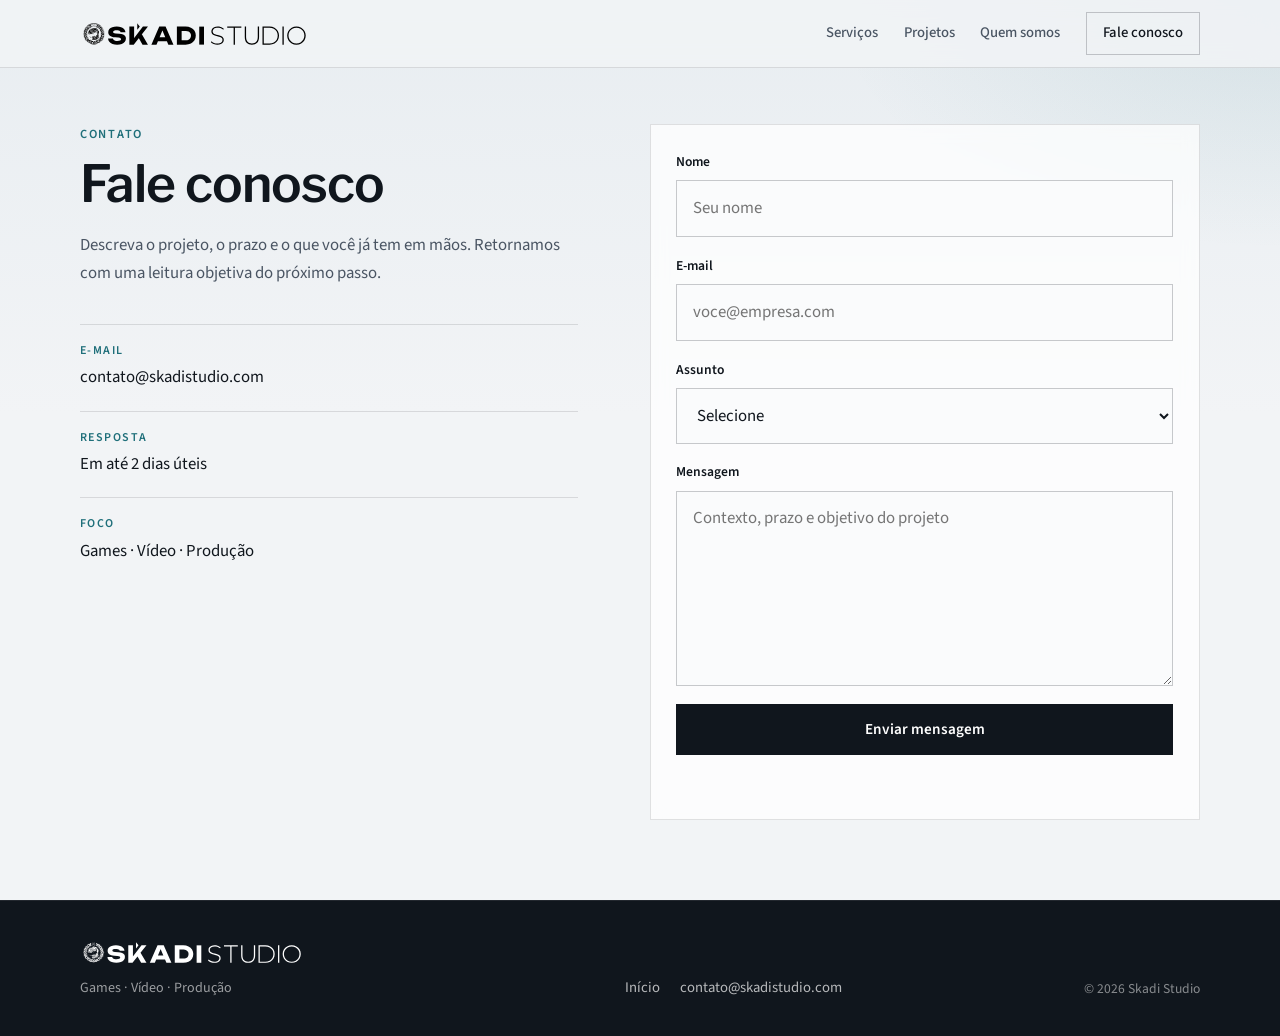
<file: contato.html>
<!DOCTYPE html>
<html lang="pt-BR">
<head>
  <meta charset="UTF-8" />
  <meta name="viewport" content="width=device-width, initial-scale=1" />
  <meta name="description" content="Fale com a Skadi Studio — desenvolvimento de games e conteúdo em vídeo." />
  <title>Fale conosco — Skadi Studio</title>
  <link rel="icon" href="assets/logo-simbolo-azul.svg" type="image/svg+xml" />
  <link rel="preconnect" href="https://fonts.googleapis.com" />
  <link rel="preconnect" href="https://fonts.gstatic.com" crossorigin />
  <link href="https://fonts.googleapis.com/css2?family=Libre+Franklin:wght@500;600;700&family=Source+Sans+3:wght@400;500;600;700&display=swap" rel="stylesheet" />
  <link rel="stylesheet" href="css/styles.css" />
</head>
<body class="page-contact">
  <a class="skip-link" href="#conteudo">Ir ao conteúdo</a>

  <header class="site-header is-solid" data-header>
    <div class="shell header-inner">
      <a class="brand" href="index.html" aria-label="Skadi Studio — início">
        <img class="brand-mark brand-mark--white" src="assets/logo-horizontal-branco.svg" alt="Skadi Studio" width="320" height="45" />
        <img class="brand-mark brand-mark--black" src="assets/logo-horizontal-preto.svg" alt="" width="320" height="45" aria-hidden="true" />
      </a>

      <button class="nav-toggle" type="button" aria-expanded="false" aria-controls="site-nav" data-nav-toggle>
        <span class="nav-toggle-bar"></span>
        <span class="sr-only">Menu</span>
      </button>

      <nav id="site-nav" class="site-nav" data-nav>
        <a href="index.html#servicos">Serviços</a>
        <a href="index.html#projetos">Projetos</a>
        <a href="index.html#quem-somos">Quem somos</a>
        <a class="nav-cta" href="contato.html" aria-current="page">Fale conosco</a>
      </nav>
    </div>
  </header>

  <main id="conteudo">
    <section class="contact-hero">
      <div class="shell contact-layout">
        <div class="contact-intro reveal">
          <p class="eyebrow">Contato</p>
          <h1>Fale conosco</h1>
          <p class="lede">
            Descreva o projeto, o prazo e o que você já tem em mãos. Retornamos com uma leitura objetiva do próximo passo.
          </p>

          <dl class="contact-details">
            <div>
              <dt>E-mail</dt>
              <dd><a href="mailto:contato@skadistudio.com">contato@skadistudio.com</a></dd>
            </div>
            <div>
              <dt>Resposta</dt>
              <dd>Em até 2 dias úteis</dd>
            </div>
            <div>
              <dt>Foco</dt>
              <dd>Games · Vídeo · Produção</dd>
            </div>
          </dl>
        </div>

        <form class="contact-form reveal" data-contact-form novalidate>
          <div class="field">
            <label for="nome">Nome</label>
            <input id="nome" name="nome" type="text" autocomplete="name" required placeholder="Seu nome" />
          </div>

          <div class="field">
            <label for="email">E-mail</label>
            <input id="email" name="email" type="email" autocomplete="email" required placeholder="voce@empresa.com" />
          </div>

          <div class="field">
            <label for="assunto">Assunto</label>
            <select id="assunto" name="assunto" required>
              <option value="" disabled selected>Selecione</option>
              <option value="games">Desenvolvimento de games</option>
              <option value="video">Conteúdo em vídeo</option>
              <option value="producao">Direção de produção</option>
              <option value="outro">Outro</option>
            </select>
          </div>

          <div class="field">
            <label for="mensagem">Mensagem</label>
            <textarea id="mensagem" name="mensagem" rows="6" required placeholder="Contexto, prazo e objetivo do projeto"></textarea>
          </div>

          <button class="btn btn-primary" type="submit">Enviar mensagem</button>
          <p class="form-status" data-form-status role="status" aria-live="polite"></p>
        </form>
      </div>
    </section>
  </main>

  <footer class="site-footer">
    <div class="shell footer-inner">
      <div class="footer-brand">
        <img class="footer-logo" src="assets/logo-horizontal-branco.svg" alt="Skadi Studio" width="280" height="39" />
        <p>Games · Vídeo · Produção</p>
      </div>
      <div class="footer-links">
        <a href="index.html">Início</a>
        <a href="mailto:contato@skadistudio.com">contato@skadistudio.com</a>
      </div>
      <p class="footer-copy">© <span data-year></span> Skadi Studio</p>
    </div>
  </footer>

  <script src="js/main.js"></script>
</body>
</html>
</file>
<file: css/styles.css>
/* Skadi Studio — business / tech minimal */

:root {
  --ink: #10161d;
  --ink-soft: #4a5563;
  --paper: #f2f4f6;
  --mist: #e4e9ee;
  --surface: #fafbfc;
  --ice: #1f6f7a;
  --ice-deep: #15535c;
  --line: rgba(16, 22, 29, 0.12);
  --line-strong: rgba(16, 22, 29, 0.22);
  --header-h: 4.25rem;
  --shell: min(1120px, calc(100% - 2.5rem));
  --ease: cubic-bezier(0.22, 1, 0.36, 1);
  --font-display: "Libre Franklin", "Source Sans 3", sans-serif;
  --font-body: "Source Sans 3", sans-serif;
}

*,
*::before,
*::after {
  box-sizing: border-box;
}

html {
  scroll-behavior: smooth;
}

body {
  margin: 0;
  font-family: var(--font-body);
  font-size: 1.05rem;
  line-height: 1.65;
  color: var(--ink);
  background:
    radial-gradient(1200px 600px at 85% -10%, rgba(31, 111, 122, 0.08), transparent 55%),
    radial-gradient(900px 500px at -10% 20%, rgba(16, 22, 29, 0.04), transparent 50%),
    linear-gradient(180deg, #eef1f4 0%, var(--paper) 28%, var(--paper) 100%);
  background-attachment: fixed;
  -webkit-font-smoothing: antialiased;
}

img {
  max-width: 100%;
  display: block;
}

a {
  color: inherit;
  text-decoration: none;
}

button,
input,
select,
textarea {
  font: inherit;
}

.sr-only {
  position: absolute;
  width: 1px;
  height: 1px;
  padding: 0;
  margin: -1px;
  overflow: hidden;
  clip: rect(0, 0, 0, 0);
  border: 0;
}

.skip-link {
  position: absolute;
  left: 1rem;
  top: -3rem;
  z-index: 100;
  padding: 0.6rem 1rem;
  background: var(--ink);
  color: #fff;
  transition: top 0.2s var(--ease);
}

.skip-link:focus {
  top: 1rem;
}

.shell {
  width: var(--shell);
  margin-inline: auto;
}

/* Header */

.site-header {
  position: fixed;
  inset: 0 0 auto;
  z-index: 50;
  height: var(--header-h);
  transition: background 0.35s var(--ease), border-color 0.35s var(--ease), backdrop-filter 0.35s var(--ease), color 0.35s var(--ease);
  border-bottom: 1px solid transparent;
  color: #fff;
}

.site-header:not(.is-solid):not(.is-scrolled) .site-nav a {
  color: rgba(255, 255, 255, 0.82);
}

.site-header:not(.is-solid):not(.is-scrolled) .site-nav a:hover,
.site-header:not(.is-solid):not(.is-scrolled) .site-nav a:focus-visible {
  color: #fff;
}

.site-header:not(.is-solid):not(.is-scrolled) .nav-cta {
  border-color: rgba(255, 255, 255, 0.45);
  color: #fff !important;
}

.site-header:not(.is-solid):not(.is-scrolled) .nav-cta:hover,
.site-header:not(.is-solid):not(.is-scrolled) .nav-cta:focus-visible {
  background: #fff;
  border-color: #fff;
  color: var(--ink) !important;
}

.site-header:not(.is-solid):not(.is-scrolled) .nav-toggle {
  border-color: rgba(255, 255, 255, 0.35);
}

.site-header:not(.is-solid):not(.is-scrolled) .nav-toggle-bar,
.site-header:not(.is-solid):not(.is-scrolled) .nav-toggle-bar::before,
.site-header:not(.is-solid):not(.is-scrolled) .nav-toggle-bar::after {
  background: #fff;
}

.site-header.is-solid,
.site-header.is-scrolled {
  background: rgba(242, 244, 246, 0.86);
  border-bottom-color: var(--line);
  backdrop-filter: blur(14px);
  color: var(--ink);
}

.site-header .brand-mark--white {
  display: block;
}

.site-header .brand-mark--black {
  display: none;
}

.site-header.is-solid .brand-mark--white,
.site-header.is-scrolled .brand-mark--white {
  display: none;
}

.site-header.is-solid .brand-mark--black,
.site-header.is-scrolled .brand-mark--black {
  display: block;
}

.header-inner {
  height: 100%;
  display: flex;
  align-items: center;
  justify-content: space-between;
  gap: 1rem;
}

.brand {
  display: inline-flex;
  align-items: center;
  gap: 0.7rem;
  min-width: 0;
}

.brand-mark {
  height: 2rem;
  width: auto;
  max-width: min(14.5rem, 58vw);
  object-fit: contain;
  object-position: left center;
}

.brand-name {
  font-family: var(--font-display);
  font-weight: 700;
  font-size: 1.05rem;
  letter-spacing: -0.02em;
  white-space: nowrap;
}

.site-nav {
  display: flex;
  align-items: center;
  gap: 1.6rem;
}

.site-nav a {
  position: relative;
  font-size: 0.92rem;
  font-weight: 500;
  color: var(--ink-soft);
  transition: color 0.2s var(--ease);
}

.site-nav a:not(.nav-cta)::after {
  content: "";
  position: absolute;
  left: 0;
  bottom: -0.3rem;
  width: 100%;
  height: 1px;
  background: var(--ice);
  transform: scaleX(0);
  transform-origin: left;
  transition: transform 0.3s var(--ease);
}

.site-nav a:not(.nav-cta):hover,
.site-nav a:not(.nav-cta):focus-visible {
  color: var(--ink);
}

.site-nav a:not(.nav-cta):hover::after,
.site-nav a:not(.nav-cta):focus-visible::after,
.site-nav a[aria-current="page"]:not(.nav-cta)::after {
  transform: scaleX(1);
}

.nav-cta {
  padding: 0.55rem 1rem;
  border: 1px solid var(--line-strong);
  color: var(--ink) !important;
  transition: background 0.25s var(--ease), border-color 0.25s var(--ease);
}

.nav-cta:hover,
.nav-cta:focus-visible {
  background: var(--ink);
  border-color: var(--ink);
  color: #fff !important;
}

.nav-toggle {
  display: none;
  width: 2.5rem;
  height: 2.5rem;
  border: 1px solid var(--line);
  background: transparent;
  cursor: pointer;
  place-items: center;
}

.nav-toggle-bar,
.nav-toggle-bar::before,
.nav-toggle-bar::after {
  display: block;
  width: 1.1rem;
  height: 1.5px;
  background: var(--ink);
  transition: transform 0.25s var(--ease), opacity 0.25s var(--ease);
}

.nav-toggle-bar {
  position: relative;
}

.nav-toggle-bar::before,
.nav-toggle-bar::after {
  content: "";
  position: absolute;
  left: 0;
}

.nav-toggle-bar::before {
  top: -5px;
}

.nav-toggle-bar::after {
  top: 5px;
}

.nav-toggle[aria-expanded="true"] .nav-toggle-bar {
  background: transparent;
}

.nav-toggle[aria-expanded="true"] .nav-toggle-bar::before {
  top: 0;
  transform: rotate(45deg);
}

.nav-toggle[aria-expanded="true"] .nav-toggle-bar::after {
  top: 0;
  transform: rotate(-45deg);
}

/* Buttons */

.btn {
  display: inline-flex;
  align-items: center;
  justify-content: center;
  min-height: 3rem;
  padding: 0.75rem 1.35rem;
  font-weight: 600;
  font-size: 0.95rem;
  letter-spacing: 0;
  border: 1px solid transparent;
  cursor: pointer;
  transition: transform 0.25s var(--ease), background 0.25s var(--ease), color 0.25s var(--ease), border-color 0.25s var(--ease);
}

.btn:hover {
  transform: translateY(-1px);
}

.btn-primary {
  background: var(--ink);
  color: #fff;
}

.btn-primary:hover,
.btn-primary:focus-visible {
  background: var(--ice-deep);
}

.btn-ghost {
  border-color: rgba(255, 255, 255, 0.45);
  color: #fff;
  background: rgba(255, 255, 255, 0.06);
}

.btn-ghost:hover,
.btn-ghost:focus-visible {
  background: rgba(255, 255, 255, 0.14);
  border-color: #fff;
}

/* Hero */

.hero {
  position: relative;
  min-height: 100svh;
  display: grid;
  align-items: end;
  overflow: hidden;
  color: #fff;
}

.hero-media {
  position: absolute;
  inset: 0;
}

.hero-media img {
  width: 100%;
  height: 100%;
  object-fit: cover;
  transform: scale(1.04);
  animation: hero-drift 18s var(--ease) infinite alternate;
}

.hero-veil {
  position: absolute;
  inset: 0;
  background:
    linear-gradient(180deg, rgba(10, 14, 18, 0.35) 0%, rgba(10, 14, 18, 0.55) 42%, rgba(10, 14, 18, 0.88) 100%),
    linear-gradient(90deg, rgba(10, 14, 18, 0.55) 0%, transparent 55%);
}

.hero-content {
  position: relative;
  z-index: 1;
  padding: calc(var(--header-h) + 4rem) 0 4.5rem;
  max-width: 40rem;
  margin-left: max(calc((100% - min(1120px, calc(100% - 2.5rem))) / 2), 1.25rem);
  margin-right: auto;
  animation: rise 0.9s var(--ease) both;
}

.brand-hero {
  display: flex;
  align-items: center;
  margin: 0 0 1.5rem;
}

.brand-hero-lockup {
  width: min(7.5rem, 34vw);
  height: auto;
  aspect-ratio: 1;
  object-fit: contain;
}

.hero h1 {
  margin: 0;
  font-family: var(--font-display);
  font-weight: 600;
  font-size: clamp(2.05rem, 4.6vw, 3.25rem);
  line-height: 1.12;
  letter-spacing: -0.025em;
}

.lede {
  margin: 1.15rem 0 0;
  max-width: 34rem;
  color: rgba(255, 255, 255, 0.82);
  font-size: 1.05rem;
}

.cta-row {
  display: flex;
  flex-wrap: wrap;
  gap: 0.75rem;
  margin-top: 1.85rem;
}

/* Strip */

.strip {
  border-block: 1px solid var(--line);
  background: rgba(255, 255, 255, 0.45);
}

.strip-inner {
  padding: 1.35rem 0;
}

.strip p {
  margin: 0;
  max-width: 42rem;
  font-size: 1.05rem;
  color: var(--ink-soft);
}

/* Sections */

.section {
  padding: clamp(4rem, 8vw, 6.5rem) 0;
}

.section-alt {
  background:
    linear-gradient(180deg, rgba(228, 233, 238, 0.65), rgba(242, 244, 246, 0.2));
  border-block: 1px solid var(--line);
}

.section-head {
  max-width: 36rem;
  margin-bottom: clamp(2rem, 5vw, 3rem);
}

.eyebrow {
  margin: 0 0 0.65rem;
  font-size: 0.78rem;
  font-weight: 600;
  letter-spacing: 0.14em;
  text-transform: uppercase;
  color: var(--ice);
}

.section-head h2,
.cta-band h2,
.contact-intro h1 {
  margin: 0;
  font-family: var(--font-display);
  font-weight: 600;
  letter-spacing: -0.02em;
  line-height: 1.15;
}

.section-head h2 {
  font-size: clamp(1.85rem, 3.5vw, 2.6rem);
}

.section-copy {
  margin: 1rem 0 0;
  color: var(--ink-soft);
}

/* Services */

.services {
  display: grid;
  grid-template-columns: repeat(3, 1fr);
  gap: clamp(1.5rem, 4vw, 2.5rem);
  border-top: 1px solid var(--line);
}

.service {
  padding-top: 1.5rem;
  border-top: 1px solid transparent;
}

.service-index {
  display: block;
  margin-bottom: 1.1rem;
  font-family: var(--font-display);
  font-size: 0.85rem;
  font-weight: 700;
  letter-spacing: 0.08em;
  color: var(--ice);
}

.service h3 {
  margin: 0 0 0.75rem;
  font-family: var(--font-display);
  font-weight: 600;
  font-size: 1.28rem;
  letter-spacing: -0.015em;
}

.service p {
  margin: 0;
  color: var(--ink-soft);
  font-size: 0.98rem;
}

/* Method */

.method {
  display: grid;
  grid-template-columns: 1.1fr 1fr;
  gap: clamp(2rem, 6vw, 5rem);
  align-items: start;
}

.steps {
  list-style: none;
  margin: 0;
  padding: 0;
  display: grid;
  gap: 0;
}

.steps li {
  display: grid;
  gap: 0.35rem;
  padding: 1.35rem 0;
  border-top: 1px solid var(--line);
}

.steps li:last-child {
  border-bottom: 1px solid var(--line);
}

.steps strong {
  font-family: var(--font-display);
  font-weight: 600;
  font-size: 1.1rem;
  letter-spacing: -0.01em;
}

.steps span {
  color: var(--ink-soft);
  font-size: 0.98rem;
}

/* Work */

.work-grid {
  display: grid;
  grid-template-columns: 1.15fr 0.85fr;
  gap: 1.25rem;
}

.work-media {
  overflow: hidden;
  background: var(--mist);
  aspect-ratio: 16 / 11;
}

.work-media img {
  width: 100%;
  height: 100%;
  object-fit: cover;
  transition: transform 0.8s var(--ease);
}

.work:hover .work-media img {
  transform: scale(1.04);
}

.work-meta {
  padding: 1.1rem 0 0;
}

.work-meta h3 {
  margin: 0 0 0.35rem;
  font-family: var(--font-display);
  font-weight: 600;
  font-size: 1.15rem;
  letter-spacing: -0.01em;
}

.work-meta p {
  margin: 0;
  color: var(--ink-soft);
  font-size: 0.95rem;
}

/* Cyber Design */

.cyber-design .section-head {
  margin-bottom: 1.25rem;
}

.cyber-design-copy {
  max-width: 42rem;
  display: grid;
  gap: 0.85rem;
}

.cyber-design-copy .section-copy {
  margin: 0;
}

.video-embed {
  margin-top: clamp(1.75rem, 4vw, 2.5rem);
  width: 100%;
  max-width: 52rem;
  aspect-ratio: 16 / 9;
  border-radius: 0.35rem;
  overflow: hidden;
  background: #10161d;
  border: 1px solid var(--line);
  box-shadow: 0 18px 40px rgba(16, 22, 29, 0.12);
}

.video-embed iframe {
  display: block;
  width: 100%;
  height: 100%;
  border: 0;
}

/* Memory X */

.memory-x .section-head {
  margin-bottom: 1.25rem;
}

.memory-x-copy {
  max-width: 42rem;
}

.memory-x-copy .section-copy {
  margin: 0;
}

.download-panel {
  margin-top: clamp(1.75rem, 4vw, 2.5rem);
  max-width: 52rem;
}

.download-panel__label {
  margin: 0 0 0.85rem;
  font-size: 0.78rem;
  font-weight: 600;
  letter-spacing: 0.12em;
  text-transform: uppercase;
  color: var(--ice);
}

.download-list {
  display: grid;
  gap: 0.75rem;
}

@media (min-width: 720px) {
  .download-list {
    grid-template-columns: 1fr 1fr;
  }
}

.download-card {
  display: flex;
  align-items: center;
  gap: 0.9rem;
  padding: 1rem 1.1rem;
  border: 1px solid var(--line);
  border-radius: 0.35rem;
  background: var(--surface);
  text-decoration: none;
  color: inherit;
  transition: border-color 0.2s ease, transform 0.2s ease, box-shadow 0.2s ease;
}

.download-card:hover,
.download-card:focus-visible {
  border-color: var(--ice);
  box-shadow: 0 10px 28px rgba(16, 22, 29, 0.08);
  transform: translateY(-1px);
}

.download-card__ext {
  flex: 0 0 auto;
  min-width: 3.1rem;
  padding: 0.45rem 0.55rem;
  border-radius: 0.25rem;
  background: #132028;
  color: #fff;
  font-size: 0.72rem;
  font-weight: 700;
  letter-spacing: 0.08em;
  text-align: center;
}

.download-card__meta {
  flex: 1 1 auto;
  min-width: 0;
  display: grid;
  gap: 0.15rem;
}

.download-card__meta strong {
  font-size: 0.98rem;
  font-weight: 600;
}

.download-card__meta small {
  color: var(--ink-soft);
  font-size: 0.82rem;
}

.download-card__action {
  flex: 0 0 auto;
  font-size: 0.82rem;
  font-weight: 600;
  color: var(--ice-deep);
}

/* Projects + vertical gallery */

.project-layout {
  display: grid;
  gap: clamp(2rem, 5vw, 3rem);
}

.project-copy {
  max-width: 40rem;
}

.project-copy h2 {
  margin: 0;
  font-family: var(--font-display);
  font-weight: 600;
  font-size: clamp(1.85rem, 3.5vw, 2.6rem);
  letter-spacing: -0.02em;
  line-height: 1.15;
}

.project-meta {
  margin: 1.75rem 0 0;
  display: grid;
  grid-template-columns: repeat(3, minmax(0, 1fr));
  gap: 0.95rem;
}

.project-meta div {
  padding-top: 0.85rem;
  border-top: 1px solid var(--line);
}

.project-meta dt {
  margin: 0 0 0.2rem;
  font-size: 0.72rem;
  font-weight: 600;
  letter-spacing: 0.12em;
  text-transform: uppercase;
  color: var(--ice);
}

.project-meta dd {
  margin: 0;
  color: var(--ink);
}

.project-gallery {
  display: grid;
  grid-template-columns: repeat(3, 1fr);
  gap: 0.85rem;
}

.project-shot {
  margin: 0;
  overflow: hidden;
  background: var(--mist);
  aspect-ratio: 3 / 4;
}

.project-shot img {
  width: 100%;
  height: 100%;
  object-fit: cover;
  display: block;
}

/* About / Quem somos */

.about-layout {
  display: grid;
  gap: clamp(2rem, 5vw, 3rem);
}

.about-photos {
  display: grid;
  grid-template-columns: repeat(3, 1fr);
  gap: 0.85rem;
}

.about-photo {
  margin: 0;
  overflow: hidden;
  background: var(--mist);
  aspect-ratio: 3 / 4;
}

.about-photo img {
  width: 100%;
  height: 100%;
  object-fit: cover;
  display: block;
}

.about-copy {
  max-width: 40rem;
}

.about-copy h2 {
  margin: 0;
  font-family: var(--font-display);
  font-weight: 600;
  font-size: clamp(1.85rem, 3.5vw, 2.6rem);
  letter-spacing: -0.02em;
  line-height: 1.15;
}

.about-note {
  margin: 1.25rem 0 0;
  padding-top: 1.1rem;
  border-top: 1px solid var(--line);
  color: var(--ink-soft);
  font-size: 0.98rem;
}

/* CTA band */

.cta-band {
  padding: clamp(4rem, 8vw, 6rem) 0;
  background:
    linear-gradient(135deg, #132028 0%, #1a3d45 48%, #0f171c 100%);
  color: #fff;
}

.cta-band-inner {
  max-width: 34rem;
}

.cta-band h2 {
  font-size: clamp(1.9rem, 3.5vw, 2.5rem);
}

.cta-band p {
  margin: 0.9rem 0 1.6rem;
  color: rgba(255, 255, 255, 0.78);
}

.cta-band .btn-primary {
  background: #fff;
  color: var(--ink);
}

.cta-band .btn-primary:hover,
.cta-band .btn-primary:focus-visible {
  background: #dce8ea;
}

/* Contact */

.page-contact {
  background:
    radial-gradient(900px 500px at 100% 0%, rgba(31, 111, 122, 0.1), transparent 50%),
    linear-gradient(180deg, #e8edf1 0%, var(--paper) 40%);
}

.contact-hero {
  padding: calc(var(--header-h) + 3.5rem) 0 5rem;
}

.contact-layout {
  display: grid;
  grid-template-columns: 0.95fr 1.05fr;
  gap: clamp(2rem, 6vw, 4.5rem);
  align-items: start;
}

.contact-intro h1 {
  font-size: clamp(2.2rem, 4.5vw, 3.2rem);
}

.contact-intro .lede {
  color: var(--ink-soft);
}

.contact-details {
  margin: 2.25rem 0 0;
  display: grid;
  gap: 1.15rem;
}

.contact-details div {
  padding-top: 1rem;
  border-top: 1px solid var(--line);
}

.contact-details dt {
  font-size: 0.75rem;
  font-weight: 600;
  letter-spacing: 0.12em;
  text-transform: uppercase;
  color: var(--ice);
  margin-bottom: 0.25rem;
}

.contact-details dd {
  margin: 0;
}

.contact-details a:hover {
  color: var(--ice-deep);
}

.contact-form {
  display: grid;
  gap: 1.1rem;
  padding: 1.6rem;
  background: rgba(255, 255, 255, 0.72);
  border: 1px solid var(--line);
  backdrop-filter: blur(8px);
}

.field {
  display: grid;
  gap: 0.45rem;
}

.field label {
  font-size: 0.85rem;
  font-weight: 600;
}

.field input,
.field select,
.field textarea {
  width: 100%;
  padding: 0.85rem 0.95rem;
  border: 1px solid var(--line-strong);
  background: var(--surface);
  color: var(--ink);
  outline: none;
  transition: border-color 0.2s var(--ease), box-shadow 0.2s var(--ease);
}

.field input:focus,
.field select:focus,
.field textarea:focus {
  border-color: var(--ice);
  box-shadow: 0 0 0 3px rgba(31, 111, 122, 0.15);
}

.field textarea {
  resize: vertical;
  min-height: 9rem;
}

.form-status {
  margin: 0;
  min-height: 1.4em;
  font-size: 0.92rem;
  color: var(--ice-deep);
}

.form-status.is-error {
  color: #8b2e2e;
}

/* Footer */

.site-footer {
  border-top: 1px solid rgba(255, 255, 255, 0.08);
  background: #10161d;
  color: rgba(255, 255, 255, 0.78);
  padding: 2.25rem 0;
}

.footer-inner {
  display: grid;
  grid-template-columns: 1.2fr 1fr auto;
  gap: 1.5rem;
  align-items: end;
}

.footer-brand {
  display: grid;
  gap: 0.55rem;
}

.footer-logo {
  width: min(14rem, 70vw);
  height: auto;
  object-fit: contain;
  object-position: left center;
}

.footer-brand p {
  margin: 0;
  font-size: 0.88rem;
  color: rgba(255, 255, 255, 0.58);
}

.footer-links {
  display: flex;
  flex-wrap: wrap;
  gap: 1.25rem;
  font-size: 0.92rem;
}

.footer-links a {
  color: rgba(255, 255, 255, 0.7);
  transition: color 0.2s var(--ease);
}

.footer-links a:hover {
  color: #fff;
}

.footer-copy {
  margin: 0;
  font-size: 0.85rem;
  color: rgba(255, 255, 255, 0.5);
}

/* Motion */

.reveal {
  opacity: 0;
  transform: translateY(18px);
  transition: opacity 0.7s var(--ease), transform 0.7s var(--ease);
}

.reveal.is-visible {
  opacity: 1;
  transform: none;
}

@keyframes rise {
  from {
    opacity: 0;
    transform: translateY(22px);
  }
  to {
    opacity: 1;
    transform: none;
  }
}

@keyframes hero-drift {
  from {
    transform: scale(1.04) translate3d(0, 0, 0);
  }
  to {
    transform: scale(1.1) translate3d(-1.5%, -1%, 0);
  }
}

@media (prefers-reduced-motion: reduce) {
  html {
    scroll-behavior: auto;
  }

  .reveal,
  .hero-content,
  .hero-media img,
  .work-media img,
  .btn {
    animation: none !important;
    transition: none !important;
    transform: none !important;
    opacity: 1 !important;
  }
}

/* Responsive */

@media (max-width: 900px) {
  .services,
  .method,
  .work-grid,
  .contact-layout,
  .footer-inner {
    grid-template-columns: 1fr;
  }

  .project-meta {
    grid-template-columns: 1fr;
  }

  .project-gallery,
  .about-photos {
    gap: 0.65rem;
  }

  .footer-inner {
    gap: 1.25rem;
  }
}

@media (max-width: 760px) {
  :root {
    --shell: min(1120px, calc(100% - 1.75rem));
  }

  .nav-toggle {
    display: grid;
  }

  .site-nav {
    position: fixed;
    inset: var(--header-h) 0 auto;
    display: grid;
    gap: 0;
    padding: 0.5rem 1.25rem 1.25rem;
    background: rgba(242, 244, 246, 0.96);
    border-bottom: 1px solid var(--line);
    transform: translateY(-120%);
    opacity: 0;
    pointer-events: none;
    transition: transform 0.35s var(--ease), opacity 0.35s var(--ease);
  }

  .site-nav.is-open {
    transform: none;
    opacity: 1;
    pointer-events: auto;
  }

  .site-nav a {
    padding: 0.95rem 0;
    border-bottom: 1px solid var(--line);
  }

  .site-nav a::after {
    display: none;
  }

  .nav-cta {
    margin-top: 0.75rem;
    justify-content: center;
    text-align: center;
  }

  .hero-content {
    margin-left: 0;
    width: var(--shell);
    margin-inline: auto;
    padding-bottom: 3.25rem;
  }

  .cta-row .btn {
    flex: 1 1 auto;
  }

  .project-gallery,
  .about-photos {
    grid-template-columns: repeat(3, 1fr);
    gap: 0.45rem;
  }
}

/* Admin / login */

.page-admin {
  min-height: 100vh;
  background:
    radial-gradient(900px 500px at 100% 0%, rgba(31, 111, 122, 0.1), transparent 50%),
    linear-gradient(180deg, #e8edf1 0%, var(--paper) 40%);
}

.admin-shell {
  width: min(480px, calc(100% - 2rem));
  margin: 0 auto;
  padding: 3rem 0 4rem;
}

.admin-shell--wide {
  width: min(920px, calc(100% - 2rem));
}

.admin-brand {
  display: inline-flex;
  margin-bottom: 1.5rem;
}

.admin-brand img {
  height: 2rem;
  width: auto;
}

.admin-card,
.admin-panel {
  padding: 1.5rem;
  background: rgba(255, 255, 255, 0.78);
  border: 1px solid var(--line);
}

.admin-panel {
  margin-top: 1.5rem;
}

.admin-card h1,
.admin-shell > h1,
.admin-panel h2 {
  margin: 0 0 0.5rem;
  font-family: var(--font-display);
  font-weight: 600;
  letter-spacing: -0.02em;
}

.admin-lead {
  margin: 0 0 1.25rem;
  color: var(--ink-soft);
}

.admin-form {
  display: grid;
  gap: 1rem;
}

.admin-grid-3 {
  display: grid;
  grid-template-columns: repeat(3, 1fr);
  gap: 0.85rem;
}

.btn-ghost-dark {
  border-color: var(--line-strong);
  color: var(--ink);
  background: transparent;
}

.btn-ghost-dark:hover,
.btn-ghost-dark:focus-visible {
  background: var(--ink);
  border-color: var(--ink);
  color: #fff;
}

.admin-top {
  display: flex;
  align-items: center;
  justify-content: space-between;
  gap: 1rem;
  padding: 1rem 1.25rem;
  border-bottom: 1px solid var(--line);
  background: rgba(255, 255, 255, 0.75);
}

.admin-top .brand img {
  height: 1.7rem;
  width: auto;
}

.admin-top-actions {
  display: flex;
  flex-wrap: wrap;
  align-items: center;
  gap: 0.65rem;
  font-size: 0.9rem;
}

.admin-images {
  display: grid;
  grid-template-columns: repeat(3, 1fr);
  gap: 0.85rem;
}

.admin-image-card {
  border: 1px solid var(--line);
  padding: 0.75rem;
  background: var(--surface);
}

.admin-image-label {
  margin: 0 0 0.5rem;
  font-size: 0.8rem;
  font-weight: 600;
}

.admin-image-preview {
  aspect-ratio: 3 / 4;
  overflow: hidden;
  background: var(--mist);
  margin-bottom: 0.75rem;
  display: grid;
  place-items: center;
  color: var(--ink-soft);
  font-size: 0.85rem;
}

.admin-image-preview img {
  width: 100%;
  height: 100%;
  object-fit: cover;
}

@media (max-width: 900px) {
  .admin-grid-3,
  .admin-images {
    grid-template-columns: 1fr;
  }

  .admin-top {
    flex-direction: column;
    align-items: flex-start;
  }
}
</file>
